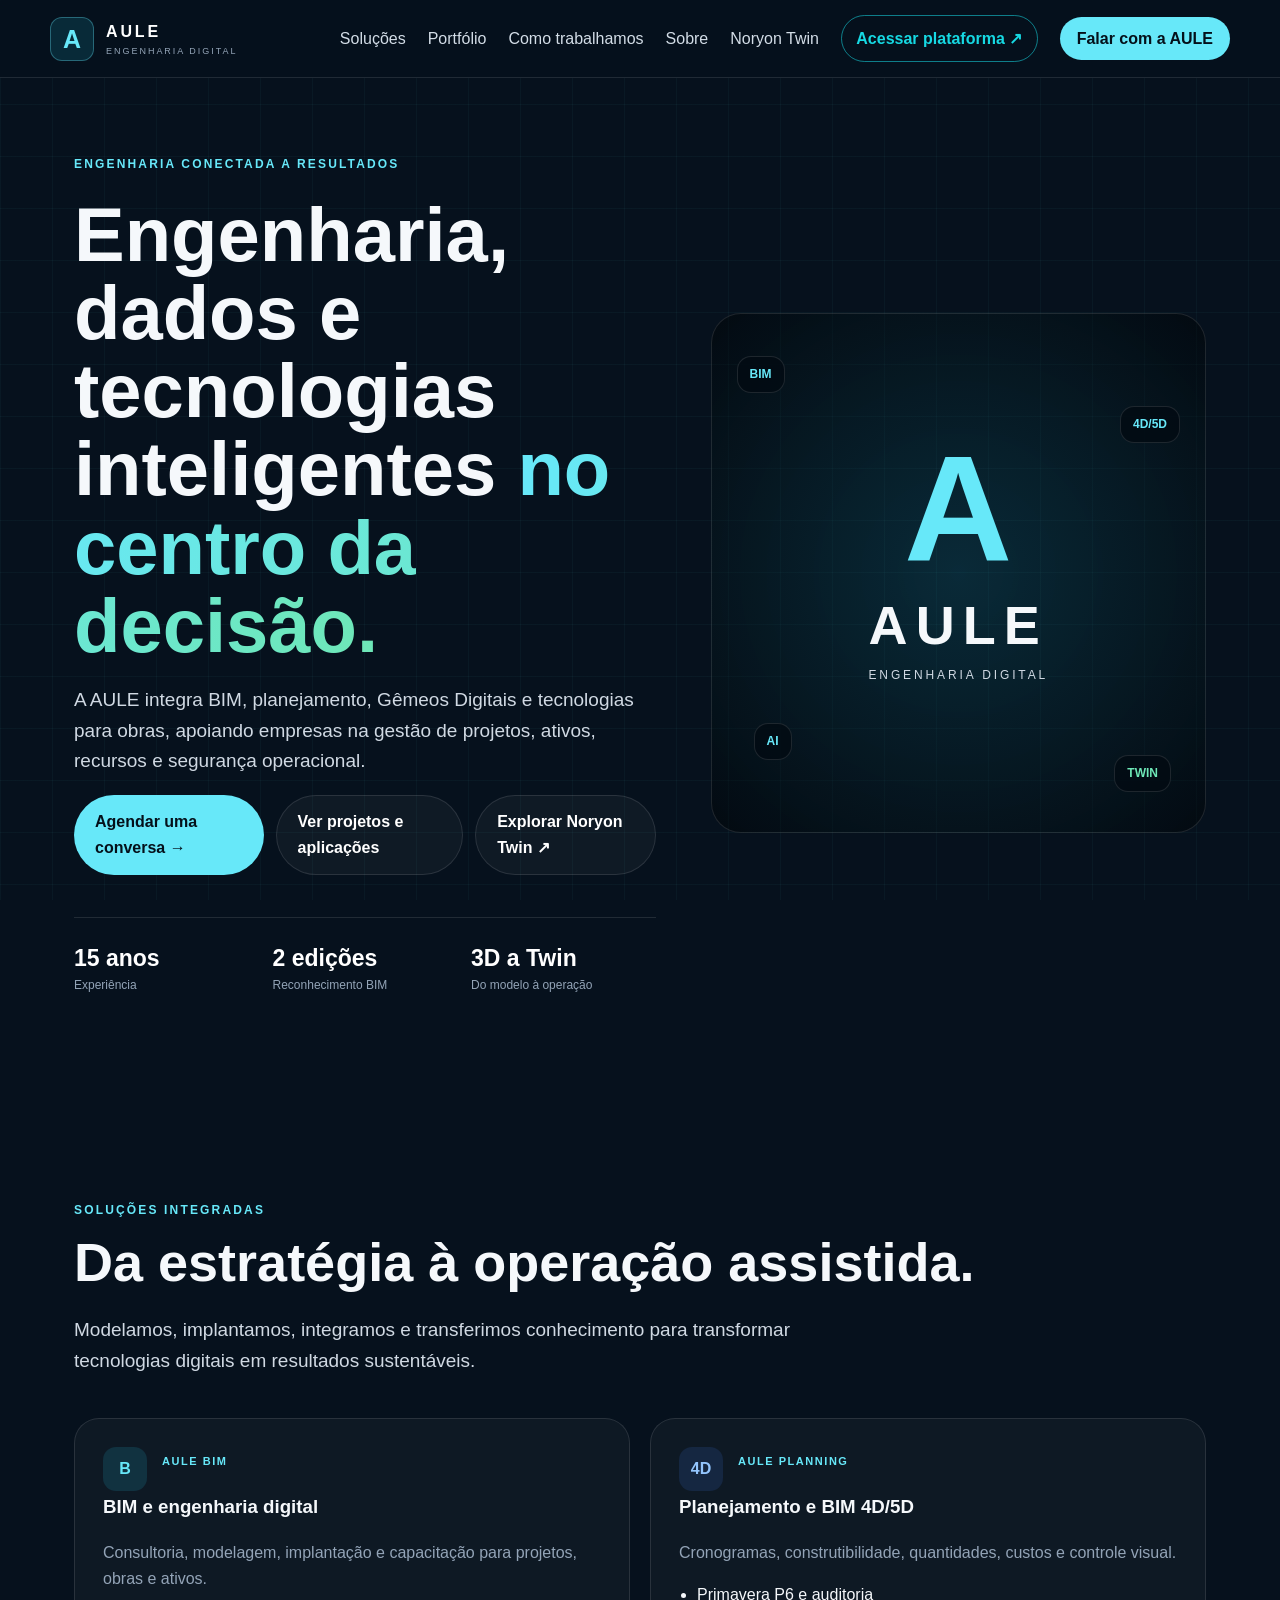
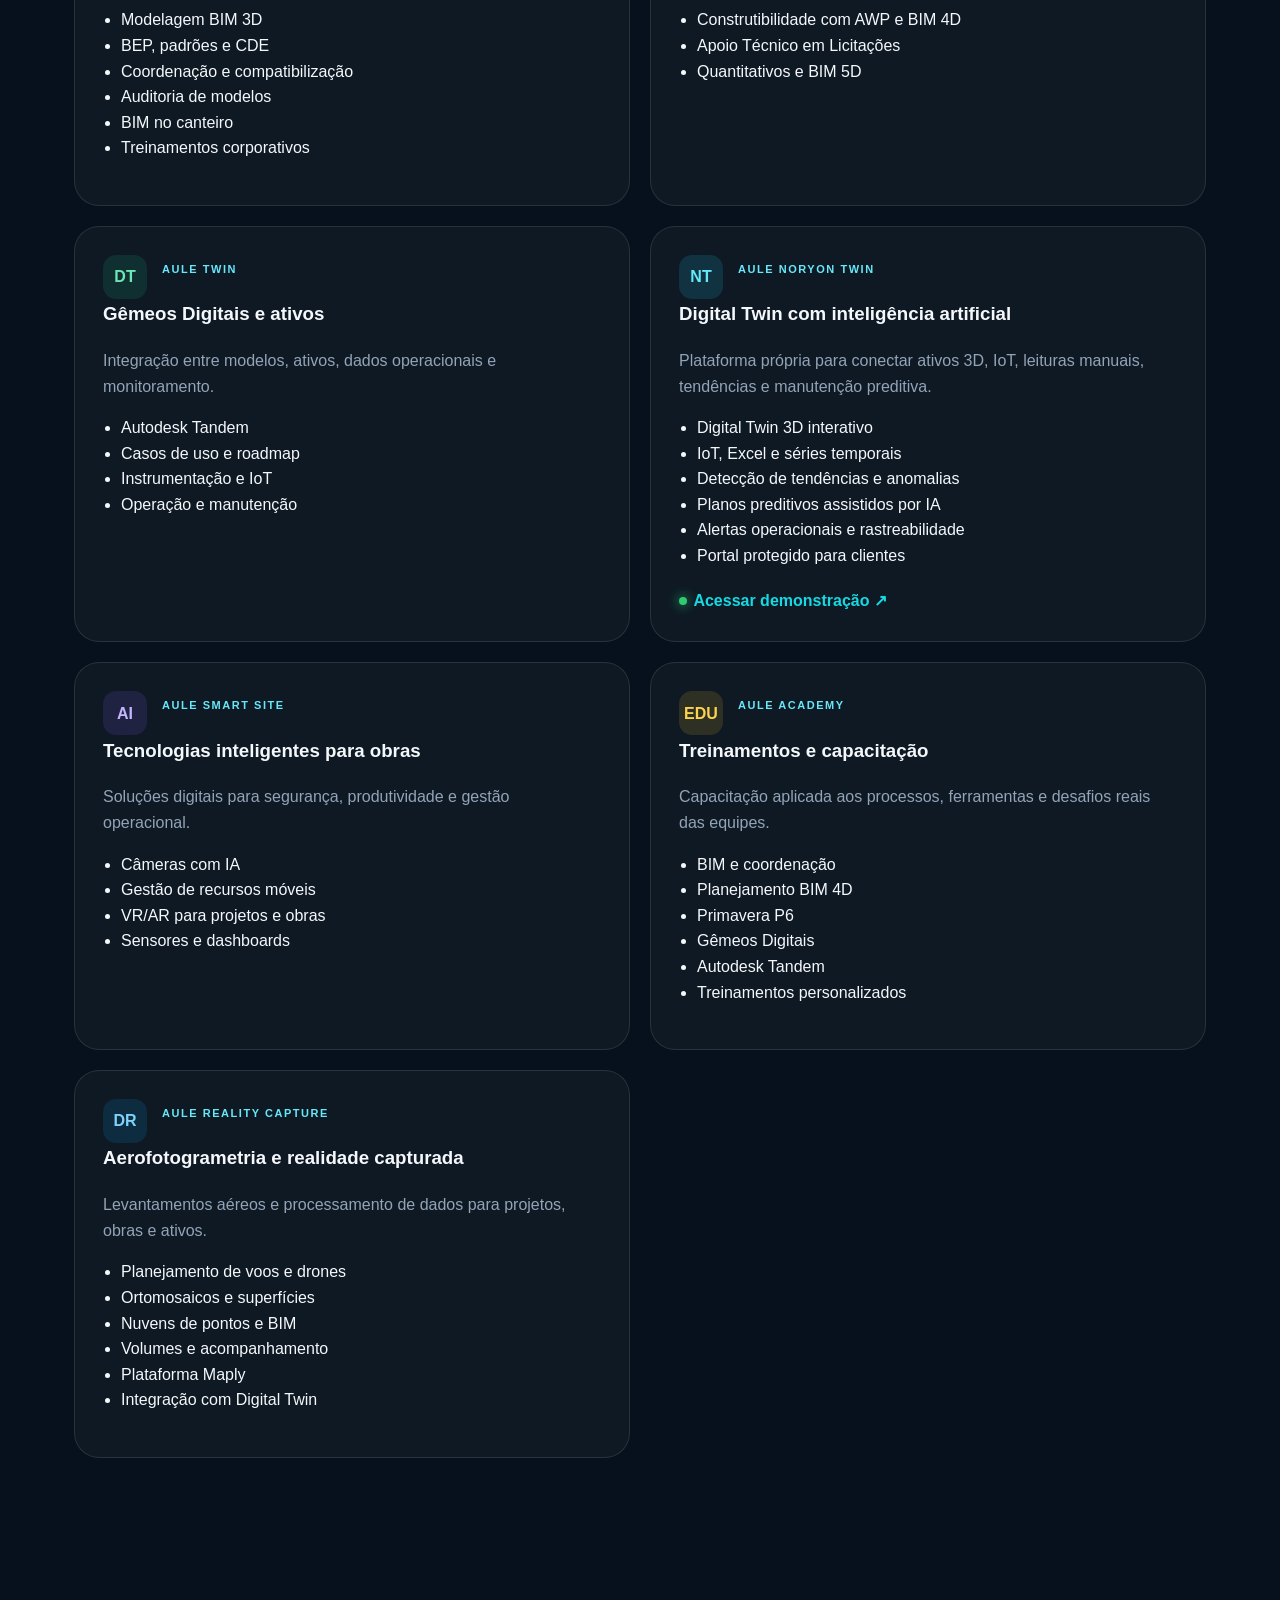
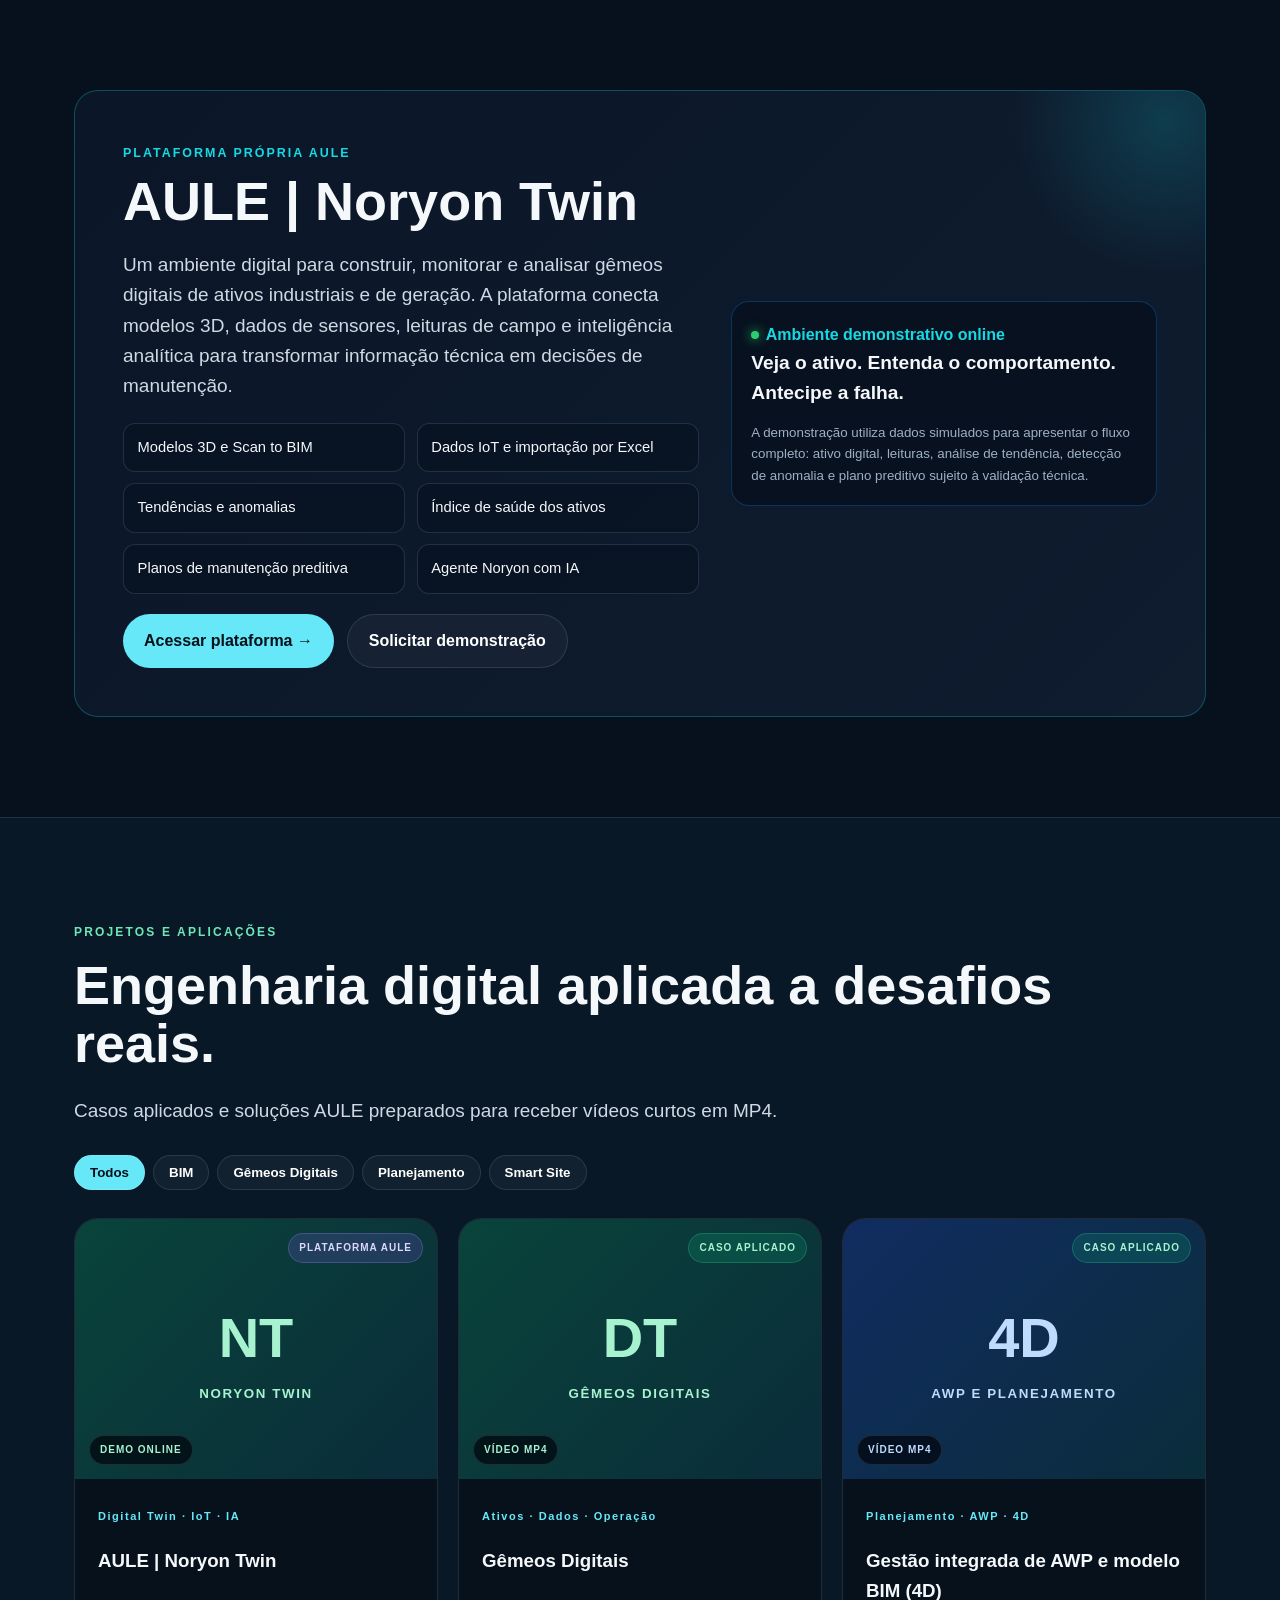
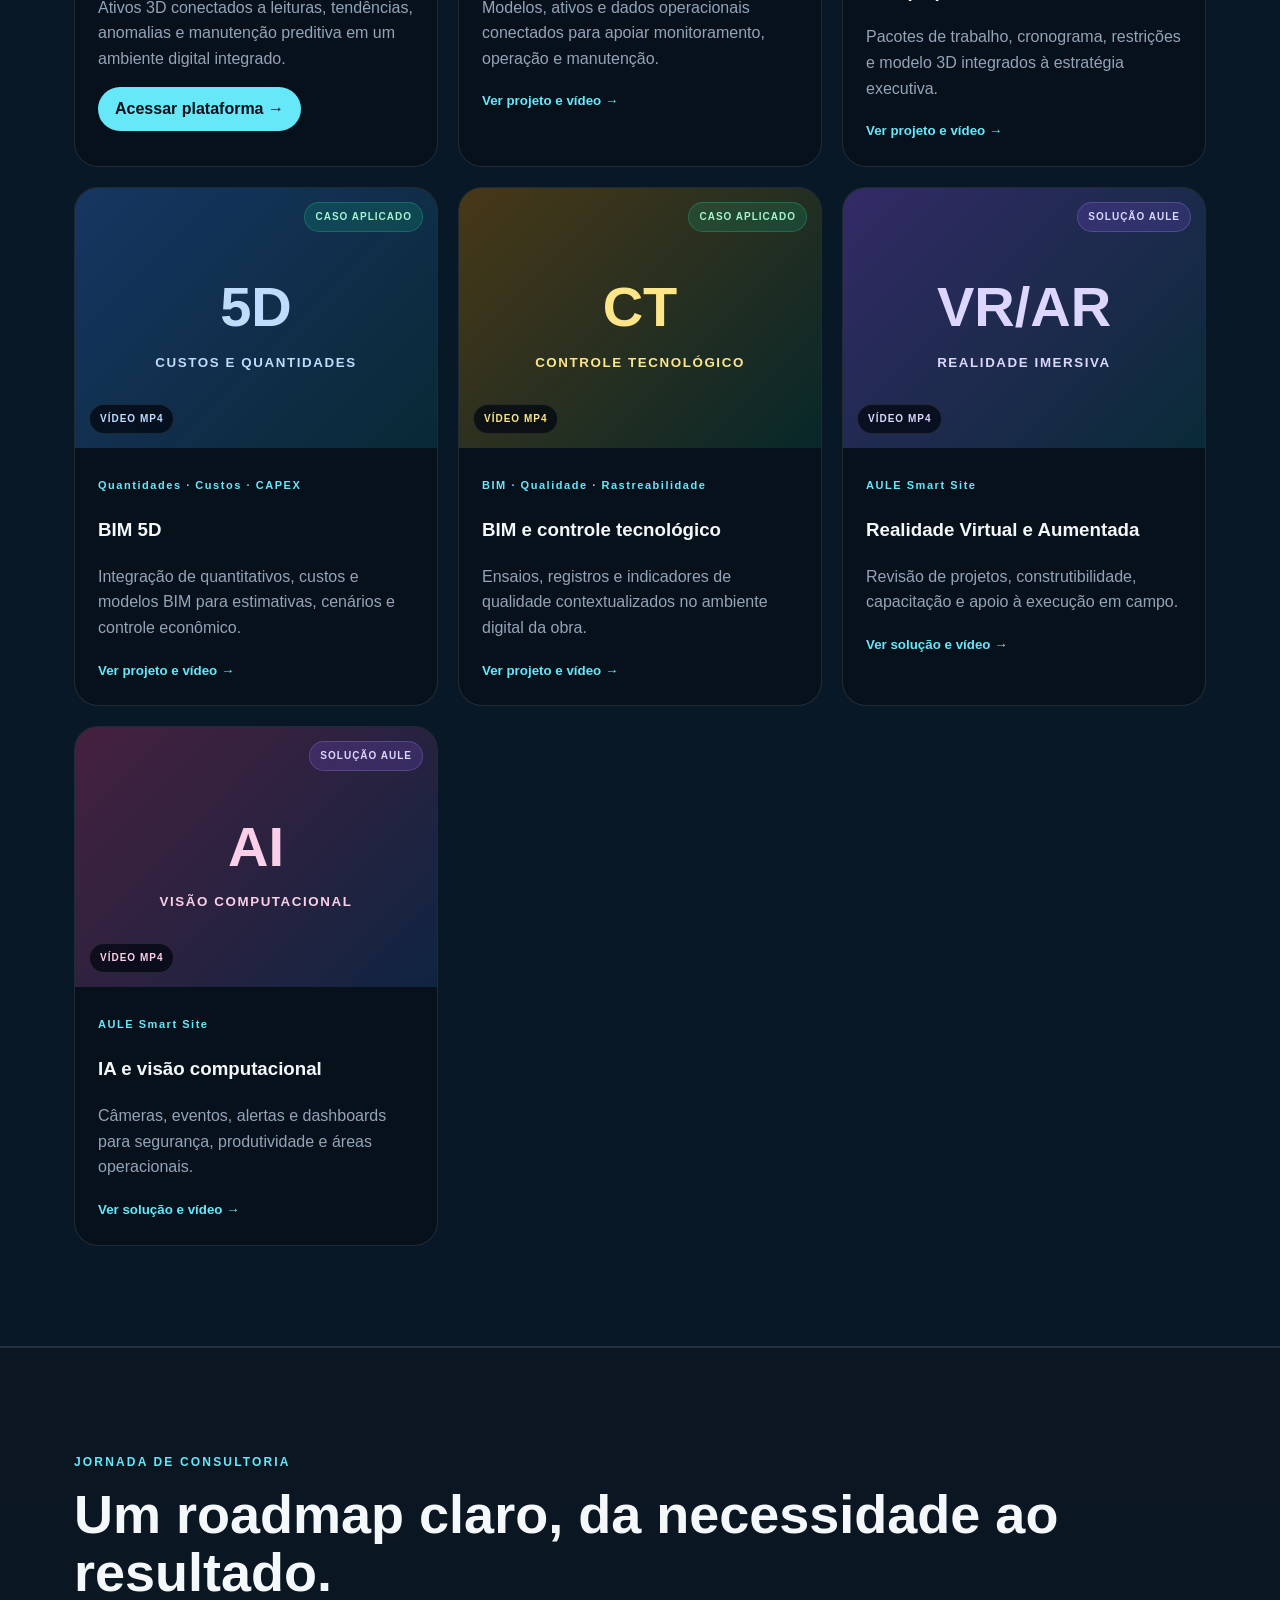
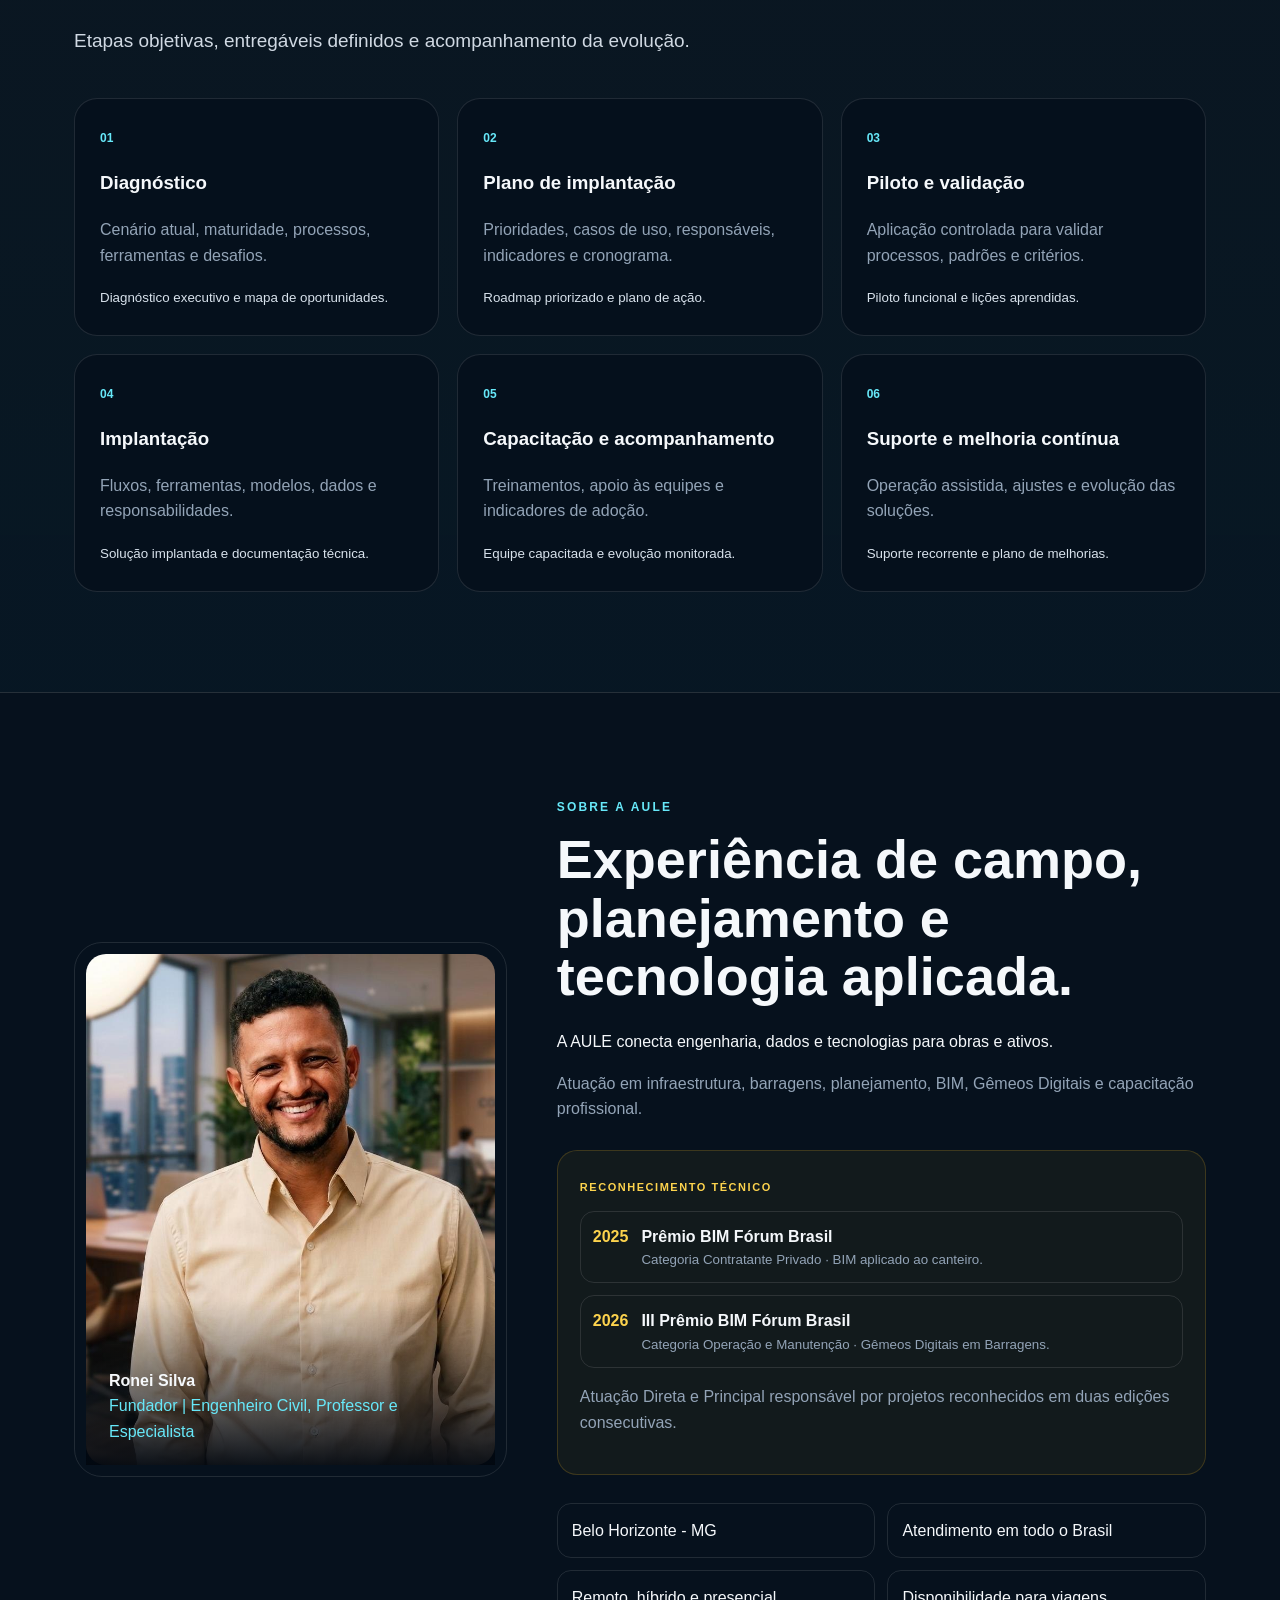
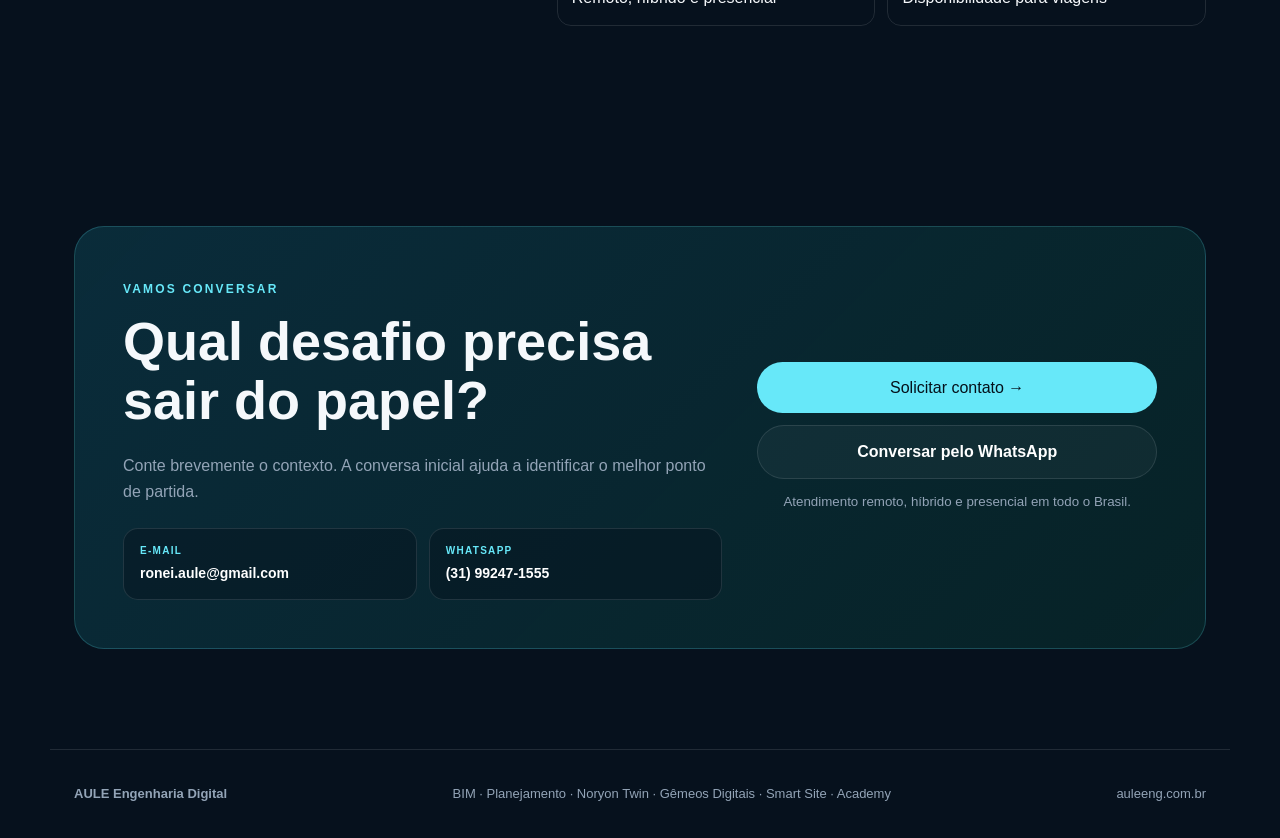
<file: index.html>
<!doctype html>
<html lang="pt-BR"><head>
  <!-- Google tag (gtag.js) -->
  <script async src="https://www.googletagmanager.com/gtag/js?id=AW-18553711256"></script>
  <script>
    window.dataLayer = window.dataLayer || [];
    function gtag(){dataLayer.push(arguments);}
    gtag('js', new Date());
    gtag('config', 'AW-18553711256');
  </script>
<meta charset="utf-8"><meta name="viewport" content="width=device-width,initial-scale=1"><title>AULE Engenharia Digital | BIM, Planejamento e Noryon Twin</title><meta name="description" content="BIM, planejamento, Gêmeos Digitais, Noryon Twin, inteligência artificial, IoT e tecnologias para obras e ativos."><link rel="stylesheet" href="styles.css"><script defer src="script.js"></script><style>
.noryon-nav{display:inline-flex;align-items:center;gap:.45rem;border:1px solid rgba(22,217,227,.55);color:#16d9e3!important;padding:.58rem .9rem;border-radius:999px;font-weight:700;text-decoration:none;white-space:nowrap}.noryon-nav:hover{background:rgba(22,217,227,.1)}
.noryon-feature{margin-top:2rem;padding:clamp(1.5rem,4vw,3rem);border:1px solid rgba(22,217,227,.28);border-radius:24px;background:linear-gradient(135deg,rgba(11,23,40,.98),rgba(16,30,49,.94));display:grid;grid-template-columns:1.15fr .85fr;gap:2rem;align-items:center;overflow:hidden;position:relative}.noryon-feature:after{content:"";position:absolute;width:320px;height:320px;border-radius:50%;right:-120px;top:-130px;background:radial-gradient(circle,rgba(22,217,227,.18),transparent 68%);pointer-events:none}.noryon-feature h2{margin:.5rem 0 1rem}.noryon-feature p{max-width:760px}.noryon-kicker{color:#16d9e3;font-size:.78rem;letter-spacing:.16em;font-weight:800}.noryon-list{display:grid;grid-template-columns:repeat(2,minmax(0,1fr));gap:.7rem;margin:1.3rem 0}.noryon-list span{padding:.75rem .85rem;border:1px solid rgba(159,176,197,.18);border-radius:12px;background:rgba(7,17,31,.55);font-size:.92rem}.noryon-panel{position:relative;z-index:1;padding:1.2rem;border:1px solid rgba(22,139,255,.28);border-radius:18px;background:#07111f}.noryon-panel strong{display:block;color:#f5f7fa;font-size:1.2rem;margin-bottom:.8rem}.noryon-panel small{display:block;color:#9fb0c5;line-height:1.6}.noryon-cta{display:flex;gap:.8rem;flex-wrap:wrap;margin-top:1.2rem}.noryon-cta a{text-decoration:none}.platform-badge{display:inline-flex;align-items:center;gap:.4rem;color:#16d9e3;font-weight:800}.platform-badge:before{content:"";width:8px;height:8px;border-radius:50%;background:#2ecc71;box-shadow:0 0 12px #2ecc71}
@media(max-width:900px){.noryon-feature{grid-template-columns:1fr}.noryon-list{grid-template-columns:1fr}.noryon-nav{padding:.45rem .65rem;font-size:.8rem}}
</style></head><body>
<header><a class="brand" href="#inicio"><span class="mark">A</span><span><b>AULE</b><small>ENGENHARIA DIGITAL</small></span></a><button id="menu">☰</button><nav><a href="#solucoes">Soluções</a><a href="#portfolio">Portfólio</a><a href="#roadmap">Como trabalhamos</a><a href="#sobre">Sobre</a><a href="#noryon">Noryon Twin</a><a class="noryon-nav" href="https://twyn.auleeng.com.br/" target="_blank" rel="noopener noreferrer">Acessar plataforma ↗</a><a class="pill small" href="#contato">Falar com a AULE</a></nav></header>
<main>
<section id="inicio" class="wrap hero"><div><span class="tag">Engenharia conectada a resultados</span><h1>Engenharia, dados e tecnologias inteligentes <em>no centro da decisão.</em></h1><p>A AULE integra BIM, planejamento, Gêmeos Digitais e tecnologias para obras, apoiando empresas na gestão de projetos, ativos, recursos e segurança operacional.</p><div class="actions"><a class="pill" href="#contato">Agendar uma conversa →</a><a class="ghost" href="#portfolio">Ver projetos e aplicações</a><a class="ghost" href="https://twyn.auleeng.com.br/" target="_blank" rel="noopener noreferrer">Explorar Noryon Twin ↗</a></div><div class="stats"><span><b>15 anos</b>Experiência</span><span><b>2 edições</b>Reconhecimento BIM</span><span><b>3D a Twin</b>Do modelo à operação</span></div></div><div class="hero-art"><div class="orbit o1">BIM</div><div class="orbit o2">4D/5D</div><div class="orbit o3">AI</div><div class="orbit o4">TWIN</div><div class="core"><div class="big-a">A</div><h2>AULE</h2><p>ENGENHARIA DIGITAL</p></div></div></section>
<section id="solucoes" class="wrap"><span class="tag">Soluções integradas</span><h2>Da estratégia à operação assistida.</h2><p class="lead">Modelamos, implantamos, integramos e transferimos conhecimento para transformar tecnologias digitais em resultados sustentáveis.</p><div class="grid services">
<article><span class="icon cyan">B</span><i>AULE BIM</i><h3>BIM e engenharia digital</h3><p>Consultoria, modelagem, implantação e capacitação para projetos, obras e ativos.</p><ul><li>Modelagem BIM 3D</li><li>BEP, padrões e CDE</li><li>Coordenação e compatibilização</li><li>Auditoria de modelos</li><li>BIM no canteiro</li><li>Treinamentos corporativos</li></ul></article>
<article><span class="icon blue">4D</span><i>AULE PLANNING</i><h3>Planejamento e BIM 4D/5D</h3><p>Cronogramas, construtibilidade, quantidades, custos e controle visual.</p><ul><li>Primavera P6 e auditoria</li><li>Construtibilidade com AWP e BIM 4D</li><li>Apoio Técnico em Licitações</li><li>Quantitativos e BIM 5D</li></ul></article>
<article><span class="icon green">DT</span><i>AULE TWIN</i><h3>Gêmeos Digitais e ativos</h3><p>Integração entre modelos, ativos, dados operacionais e monitoramento.</p><ul><li>Autodesk Tandem</li><li>Casos de uso e roadmap</li><li>Instrumentação e IoT</li><li>Operação e manutenção</li></ul></article>
<article><span class="icon cyan">NT</span><i>AULE NORYON TWIN</i><h3>Digital Twin com inteligência artificial</h3><p>Plataforma própria para conectar ativos 3D, IoT, leituras manuais, tendências e manutenção preditiva.</p><ul><li>Digital Twin 3D interativo</li><li>IoT, Excel e séries temporais</li><li>Detecção de tendências e anomalias</li><li>Planos preditivos assistidos por IA</li><li>Alertas operacionais e rastreabilidade</li><li>Portal protegido para clientes</li></ul><div class="noryon-cta"><a class="platform-badge" href="https://twyn.auleeng.com.br/" target="_blank" rel="noopener noreferrer">Acessar demonstração ↗</a></div></article>
<article><span class="icon purple">AI</span><i>AULE SMART SITE</i><h3>Tecnologias inteligentes para obras</h3><p>Soluções digitais para segurança, produtividade e gestão operacional.</p><ul><li>Câmeras com IA</li><li>Gestão de recursos móveis</li><li>VR/AR para projetos e obras</li><li>Sensores e dashboards</li></ul></article>
<article><span class="icon academy">EDU</span><i>AULE ACADEMY</i><h3>Treinamentos e capacitação</h3><p>Capacitação aplicada aos processos, ferramentas e desafios reais das equipes.</p><ul><li>BIM e coordenação</li><li>Planejamento BIM 4D</li><li>Primavera P6</li><li>Gêmeos Digitais</li><li>Autodesk Tandem</li><li>Treinamentos personalizados</li></ul></article>
<article><span class="icon aero">DR</span><i>AULE REALITY CAPTURE</i><h3>Aerofotogrametria e realidade capturada</h3><p>Levantamentos aéreos e processamento de dados para projetos, obras e ativos.</p><ul><li>Planejamento de voos e drones</li><li>Ortomosaicos e superfícies</li><li>Nuvens de pontos e BIM</li><li>Volumes e acompanhamento</li><li>Plataforma Maply</li><li>Integração com Digital Twin</li></ul></article>
</div></section>
<section id="noryon" class="wrap"><div class="noryon-feature"><div><span class="noryon-kicker">PLATAFORMA PRÓPRIA AULE</span><h2>AULE | Noryon Twin</h2><p class="lead">Um ambiente digital para construir, monitorar e analisar gêmeos digitais de ativos industriais e de geração. A plataforma conecta modelos 3D, dados de sensores, leituras de campo e inteligência analítica para transformar informação técnica em decisões de manutenção.</p><div class="noryon-list"><span>Modelos 3D e Scan to BIM</span><span>Dados IoT e importação por Excel</span><span>Tendências e anomalias</span><span>Índice de saúde dos ativos</span><span>Planos de manutenção preditiva</span><span>Agente Noryon com IA</span></div><div class="noryon-cta"><a class="pill" href="https://twyn.auleeng.com.br/" target="_blank" rel="noopener noreferrer">Acessar plataforma →</a><a class="ghost" href="#contato">Solicitar demonstração</a></div></div><div class="noryon-panel"><span class="platform-badge">Ambiente demonstrativo online</span><strong>Veja o ativo. Entenda o comportamento. Antecipe a falha.</strong><small>A demonstração utiliza dados simulados para apresentar o fluxo completo: ativo digital, leituras, análise de tendência, detecção de anomalia e plano preditivo sujeito à validação técnica.</small></div></div></section>
<section id="portfolio" class="portfolio"><div class="wrap"><span class="tag green-text">Projetos e aplicações</span><h2>Engenharia digital aplicada a desafios reais.</h2><p class="lead">Casos aplicados e soluções AULE preparados para receber vídeos curtos em MP4.</p><div class="filters"><button class="active" data-filter="all">Todos</button><button data-filter="bim">BIM</button><button data-filter="twin">Gêmeos Digitais</button><button data-filter="planning">Planejamento</button><button data-filter="smart">Smart Site</button></div><div class="grid cases">
<article data-cat="twin"><div class="cover twin"><span class="badge solution">Plataforma AULE</span><b>NT</b><small>NORYON TWIN</small><span class="video-status">Demo online</span></div><div class="body"><i>Digital Twin · IoT · IA</i><h3>AULE | Noryon Twin</h3><p>Ativos 3D conectados a leituras, tendências, anomalias e manutenção preditiva em um ambiente digital integrado.</p><a class="pill small" href="https://twyn.auleeng.com.br/" target="_blank" rel="noopener noreferrer">Acessar plataforma →</a></div></article>

<article data-cat="twin"><div class="cover twin"><span class="badge applied">Caso aplicado</span><b>DT</b><small>GÊMEOS DIGITAIS</small><span class="video-status">Vídeo MP4</span></div><div class="body"><i>Ativos · Dados · Operação</i><h3>Gêmeos Digitais</h3><p>Modelos, ativos e dados operacionais conectados para apoiar monitoramento, operação e manutenção.</p><button data-modal="digital-twin">Ver projeto e vídeo →</button></div></article>
<article data-cat="planning"><div class="cover fourd"><span class="badge applied">Caso aplicado</span><b>4D</b><small>AWP E PLANEJAMENTO</small><span class="video-status">Vídeo MP4</span></div><div class="body"><i>Planejamento · AWP · 4D</i><h3>Gestão integrada de AWP e modelo BIM (4D)</h3><p>Pacotes de trabalho, cronograma, restrições e modelo 3D integrados à estratégia executiva.</p><button data-modal="bim4d">Ver projeto e vídeo →</button></div></article>
<article data-cat="planning"><div class="cover cost"><span class="badge applied">Caso aplicado</span><b>5D</b><small>CUSTOS E QUANTIDADES</small><span class="video-status">Vídeo MP4</span></div><div class="body"><i>Quantidades · Custos · CAPEX</i><h3>BIM 5D</h3><p>Integração de quantitativos, custos e modelos BIM para estimativas, cenários e controle econômico.</p><button data-modal="bim5d">Ver projeto e vídeo →</button></div></article>
<article data-cat="bim"><div class="cover tech"><span class="badge applied">Caso aplicado</span><b>CT</b><small>CONTROLE TECNOLÓGICO</small><span class="video-status">Vídeo MP4</span></div><div class="body"><i>BIM · Qualidade · Rastreabilidade</i><h3>BIM e controle tecnológico</h3><p>Ensaios, registros e indicadores de qualidade contextualizados no ambiente digital da obra.</p><button data-modal="controle-tech">Ver projeto e vídeo →</button></div></article>
<article data-cat="smart"><div class="cover vr"><span class="badge solution">Solução AULE</span><b>VR/AR</b><small>REALIDADE IMERSIVA</small><span class="video-status">Vídeo MP4</span></div><div class="body"><i>AULE Smart Site</i><h3>Realidade Virtual e Aumentada</h3><p>Revisão de projetos, construtibilidade, capacitação e apoio à execução em campo.</p><button data-modal="vr-ar">Ver solução e vídeo →</button></div></article>
<article data-cat="smart"><div class="cover ai"><span class="badge solution">Solução AULE</span><b>AI</b><small>VISÃO COMPUTACIONAL</small><span class="video-status">Vídeo MP4</span></div><div class="body"><i>AULE Smart Site</i><h3>IA e visão computacional</h3><p>Câmeras, eventos, alertas e dashboards para segurança, produtividade e áreas operacionais.</p><button data-modal="visao-computacional">Ver solução e vídeo →</button></div></article>
</div></div></section>
<section id="roadmap" class="roadmap-section"><div class="wrap"><span class="tag">Jornada de consultoria</span><h2>Um roadmap claro, da necessidade ao resultado.</h2><p class="lead">Etapas objetivas, entregáveis definidos e acompanhamento da evolução.</p><div class="roadmap-line"><article><span>01</span><h3>Diagnóstico</h3><p>Cenário atual, maturidade, processos, ferramentas e desafios.</p><small>Diagnóstico executivo e mapa de oportunidades.</small></article><article><span>02</span><h3>Plano de implantação</h3><p>Prioridades, casos de uso, responsáveis, indicadores e cronograma.</p><small>Roadmap priorizado e plano de ação.</small></article><article><span>03</span><h3>Piloto e validação</h3><p>Aplicação controlada para validar processos, padrões e critérios.</p><small>Piloto funcional e lições aprendidas.</small></article><article><span>04</span><h3>Implantação</h3><p>Fluxos, ferramentas, modelos, dados e responsabilidades.</p><small>Solução implantada e documentação técnica.</small></article><article><span>05</span><h3>Capacitação e acompanhamento</h3><p>Treinamentos, apoio às equipes e indicadores de adoção.</p><small>Equipe capacitada e evolução monitorada.</small></article><article><span>06</span><h3>Suporte e melhoria contínua</h3><p>Operação assistida, ajustes e evolução das soluções.</p><small>Suporte recorrente e plano de melhorias.</small></article></div></div></section>
<section id="sobre" class="wrap about"><div class="photo"><img src="assets/images/ronei-profile.jpg" alt="Retrato profissional do fundador da AULE"><div><b>Ronei Silva</b><span>Fundador | Engenheiro Civil, Professor e Especialista</span></div></div><div><span class="tag">Sobre a AULE</span><h2>Experiência de campo, planejamento e tecnologia aplicada.</h2><p>A AULE conecta engenharia, dados e tecnologias para obras e ativos.</p><p class="muted">Atuação em infraestrutura, barragens, planejamento, BIM, Gêmeos Digitais e capacitação profissional.</p><div class="recognition"><span>Reconhecimento técnico</span><article><b>2025</b><div><strong>Prêmio BIM Fórum Brasil</strong><small>Categoria Contratante Privado · BIM aplicado ao canteiro.</small></div></article><article><b>2026</b><div><strong>III Prêmio BIM Fórum Brasil</strong><small>Categoria Operação e Manutenção · Gêmeos Digitais em Barragens.</small></div></article><p>Atuação Direta e Principal responsável por projetos reconhecidos em duas edições consecutivas.</p></div><div class="facts"><span>Belo Horizonte - MG</span><span>Atendimento em todo o Brasil</span><span>Remoto, híbrido e presencial</span><span>Disponibilidade para viagens</span></div></div></section>
<section id="contato" class="wrap"><div class="contact"><div><span class="tag">Vamos conversar</span><h2>Qual desafio precisa sair do papel?</h2><p>Conte brevemente o contexto. A conversa inicial ajuda a identificar o melhor ponto de partida.</p><div class="contact-details"><a href="mailto:ronei.aule@gmail.com"><span>E-mail</span><strong>ronei.aule@gmail.com</strong></a><a target="_blank" rel="noopener" href="https://wa.me/5531992471555"><span>WhatsApp</span><strong>(31) 99247-1555</strong></a></div></div><div class="contact-actions"><button class="pill contact-open" type="button">Solicitar contato →</button><a class="ghost" target="_blank" rel="noopener" href="https://wa.me/5531992471555">Conversar pelo WhatsApp</a><small>Atendimento remoto, híbrido e presencial em todo o Brasil.</small></div></div></section>
</main><footer><b>AULE Engenharia Digital</b><span>BIM · Planejamento · Noryon Twin · Gêmeos Digitais · Smart Site · Academy</span><span>auleeng.com.br</span></footer>
<div class="modal" id="digital-twin"><div class="modal-card"><button class="close">×</button><div class="modal-head"><span>PORTFÓLIO AULE</span><h2>Gêmeos Digitais</h2></div><div class="modal-grid"><div><p>Um Gêmeo Digital conecta o modelo do ativo a informações técnicas e dados operacionais. A solução organiza o contexto do empreendimento e facilita consultas, monitoramento e decisões ao longo do ciclo de vida.</p><div class="chips"><span>BIM</span><span>Engenharia digital</span><span>Integração</span></div></div><div class="local-video"><video controls preload="metadata" playsinline><source src="assets/videos/gemeos-digitais.mp4" type="video/mp4">Seu navegador não suporta MP4.</video></div></div></div></div><div class="modal" id="bim4d"><div class="modal-card"><button class="close">×</button><div class="modal-head"><span>PORTFÓLIO AULE</span><h2>Gestão integrada de AWP e modelo BIM (4D)</h2></div><div class="modal-grid"><div><p>A integração entre AWP, cronograma e modelo BIM permite visualizar a estratégia construtiva no tempo. Pacotes de trabalho, atividades e restrições ganham contexto espacial para apoiar planejamento e execução.</p><div class="chips"><span>BIM</span><span>Engenharia digital</span><span>Integração</span></div></div><div class="local-video"><video controls preload="metadata" playsinline><source src="assets/videos/awp-bim-4d.mp4" type="video/mp4">Seu navegador não suporta MP4.</video></div></div></div></div><div class="modal" id="bim5d"><div class="modal-card"><button class="close">×</button><div class="modal-head"><span>PORTFÓLIO AULE</span><h2>BIM 5D</h2></div><div class="modal-grid"><div><p>O BIM 5D conecta elementos do modelo a quantitativos e custos. A solução apoia estimativas, comparação de cenários e acompanhamento econômico com maior rastreabilidade das informações.</p><div class="chips"><span>BIM</span><span>Engenharia digital</span><span>Integração</span></div></div><div class="local-video"><video controls preload="metadata" playsinline><source src="assets/videos/bim-5d.mp4" type="video/mp4">Seu navegador não suporta MP4.</video></div></div></div></div><div class="modal" id="controle-tech"><div class="modal-card"><button class="close">×</button><div class="modal-head"><span>PORTFÓLIO AULE</span><h2>BIM e controle tecnológico</h2></div><div class="modal-grid"><div><p>A solução associa ensaios, registros e indicadores de qualidade aos elementos e locais correspondentes no modelo BIM. Isso facilita rastreabilidade, consulta e análise do controle tecnológico.</p><div class="chips"><span>BIM</span><span>Engenharia digital</span><span>Integração</span></div></div><div class="local-video"><video controls preload="metadata" playsinline><source src="assets/videos/bim-controle-tecnologico.mp4" type="video/mp4">Seu navegador não suporta MP4.</video></div></div></div></div><div class="modal" id="vr-ar"><div class="modal-card"><button class="close">×</button><div class="modal-head"><span>PORTFÓLIO AULE</span><h2>Realidade Virtual e Aumentada</h2></div><div class="modal-grid"><div><p>VR e AR permitem explorar modelos em escala imersiva ou sobrepostos ao ambiente real. A aplicação apoia revisão de projetos, construtibilidade, treinamento e comunicação com as equipes.</p><div class="chips"><span>BIM</span><span>Engenharia digital</span><span>Integração</span></div></div><div class="local-video"><video controls preload="metadata" playsinline><source src="assets/videos/vr-ar.mp4" type="video/mp4">Seu navegador não suporta MP4.</video></div></div></div></div><div class="modal" id="visao-computacional"><div class="modal-card"><button class="close">×</button><div class="modal-head"><span>PORTFÓLIO AULE</span><h2>IA e visão computacional</h2></div><div class="modal-grid"><div><p>A visão computacional interpreta imagens de câmeras para identificar eventos de interesse e apoiar o monitoramento. Alertas e dashboards transformam registros visuais em informação útil para segurança e operação.</p><div class="chips"><span>BIM</span><span>Engenharia digital</span><span>Integração</span></div></div><div class="local-video"><video controls preload="metadata" playsinline><source src="assets/videos/visao-computacional.mp4" type="video/mp4">Seu navegador não suporta MP4.</video></div></div></div></div><div class="contact-modal" id="contact-modal" aria-hidden="true"><div class="contact-modal-card" role="dialog" aria-modal="true" aria-labelledby="contact-title"><button class="contact-close" type="button" aria-label="Fechar formulário">×</button><span class="tag">Solicitar contato</span><h2 id="contact-title">Vamos entender seu desafio.</h2><p>Preencha os campos abaixo. Ao enviar, uma mensagem será preparada no WhatsApp da AULE.</p><form id="contact-form"><div class="form-grid"><label>Nome completo<input type="text" id="lead-name" name="name" autocomplete="name" required placeholder="Seu nome"></label><label>E-mail profissional<input type="email" id="lead-email" name="email" autocomplete="email" required placeholder="nome@empresa.com.br"></label><label>Empresa<input type="text" id="lead-company" name="company" autocomplete="organization" required placeholder="Nome da empresa"></label><label>Área de interesse<select id="lead-interest" name="interest" required><option value="">Selecione uma opção</option><option>AULE BIM</option><option>AULE Planning | 4D e 5D</option><option>AULE Twin | Gêmeos Digitais</option><option>AULE Noryon Twin | Digital Twin e manutenção preditiva</option><option>AULE Smart Site | IA, VR/AR e IoT</option><option>AULE Academy | Treinamentos</option><option>AULE Reality Capture | Aerofotogrametria</option><option>Diagnóstico de Engenharia Digital</option><option>Outro</option></select></label><label class="form-full">Objetivo ou desafio<textarea id="lead-objective" name="objective" required rows="5" placeholder="Descreva brevemente o projeto, a necessidade ou o resultado esperado."></textarea></label></div><label class="privacy-check"><input type="checkbox" id="lead-consent" required><span>Autorizo o uso destas informações exclusivamente para retorno sobre esta solicitação.</span></label><div class="form-actions"><button class="pill" type="submit">Enviar solicitação pelo WhatsApp →</button><a class="ghost" href="mailto:ronei.aule@gmail.com?subject=Solicitação de contato pelo site AULE">Prefiro enviar por e-mail</a></div><p class="form-note">O site não armazena os dados preenchidos. A mensagem será aberta no WhatsApp para sua revisão antes do envio.</p></form></div></div></body></html>
</file>
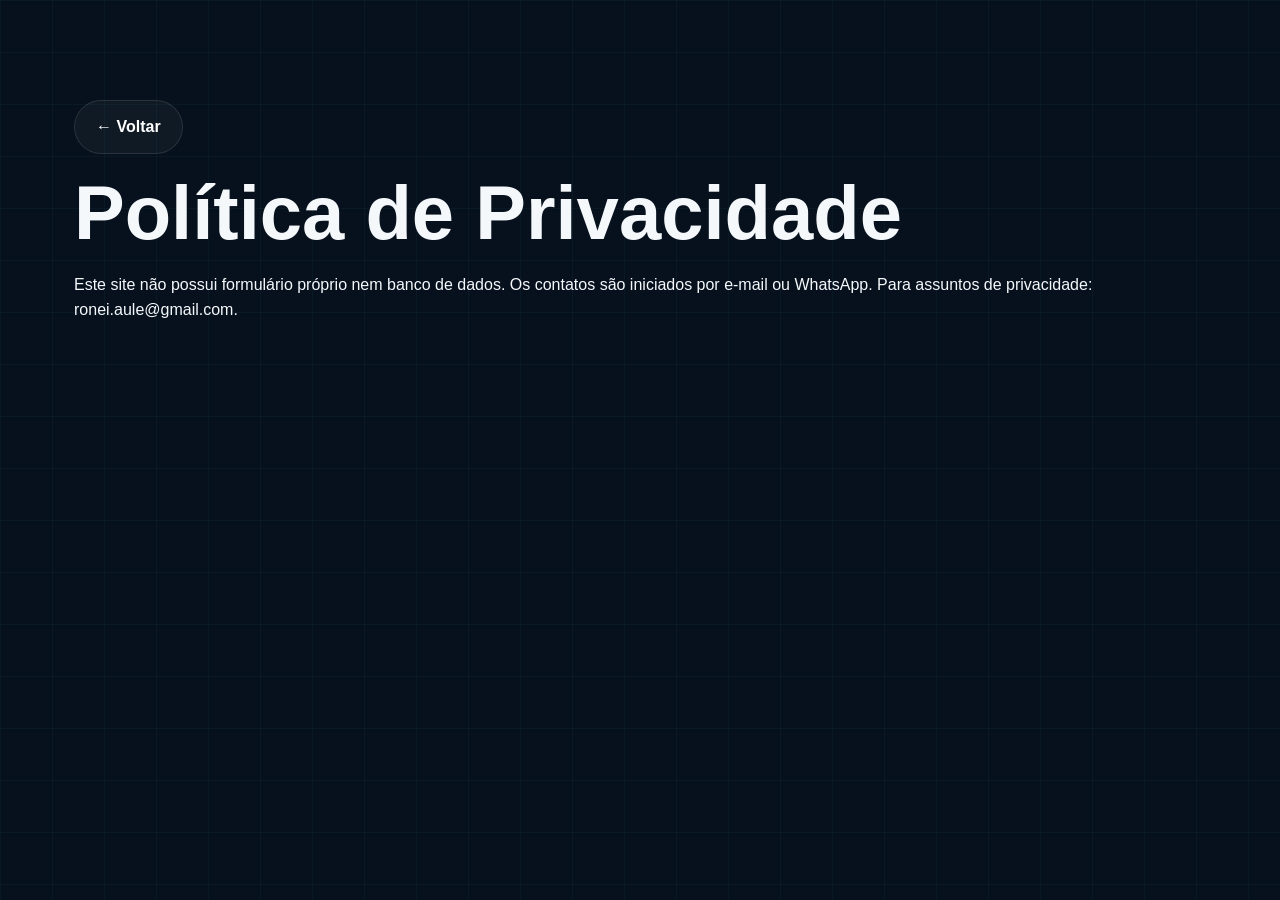
<file: privacy.html>
<!doctype html><html lang="pt-BR"><head><meta charset="utf-8"><meta name="viewport" content="width=device-width,initial-scale=1"><link rel="stylesheet" href="styles.css"><title>Privacidade | AULE</title></head><body><main class="wrap"><a class="ghost" href="index.html">← Voltar</a><h1>Política de Privacidade</h1><p>Este site não possui formulário próprio nem banco de dados. Os contatos são iniciados por e-mail ou WhatsApp. Para assuntos de privacidade: ronei.aule@gmail.com.</p></main></body></html>
</file>
<file: styles.css>
:root{--bg:#06111d;--panel:#091827;--cyan:#67e8f9;--green:#6ee7b7;--muted:#93a4b7;--line:rgba(255,255,255,.11)}*{box-sizing:border-box}html{scroll-behavior:smooth}body{margin:0;background:var(--bg);color:#f5f8fb;font-family:Segoe UI,Arial,sans-serif;line-height:1.6}body:before{content:"";position:fixed;inset:0;pointer-events:none;background-image:linear-gradient(rgba(103,232,249,.04) 1px,transparent 1px),linear-gradient(90deg,rgba(103,232,249,.04) 1px,transparent 1px);background-size:52px 52px}header{position:fixed;z-index:20;inset:0 0 auto;height:78px;display:flex;align-items:center;justify-content:space-between;padding:0 max(20px,calc((100vw - 1180px)/2));background:rgba(6,17,29,.92);border-bottom:1px solid var(--line);backdrop-filter:blur(16px)}.brand{display:flex;gap:12px;align-items:center;color:white;text-decoration:none}.brand span:last-child{display:flex;flex-direction:column}.brand b{letter-spacing:.18em}.brand small{font-size:9px;letter-spacing:.22em;color:var(--muted)}.mark{display:grid;place-items:center;width:44px;height:44px;border-radius:12px;font-size:25px;font-weight:900;color:var(--cyan);background:#22d3ee22;border:1px solid #67e8f955}nav{display:flex;align-items:center;gap:22px}nav a{color:#d3dde7;text-decoration:none}#menu{display:none;background:none;border:1px solid var(--line);color:white;border-radius:10px;padding:8px}.wrap{position:relative;max-width:1180px;margin:auto;padding:100px 24px}.hero{min-height:790px;padding-top:150px;display:grid;grid-template-columns:1.08fr .92fr;gap:55px;align-items:center}h1{font-size:clamp(48px,6vw,76px);line-height:1.03;margin:20px 0}h1 em{font-style:normal;background:linear-gradient(90deg,var(--cyan),var(--green));-webkit-background-clip:text;color:transparent}h2{font-size:clamp(36px,4.5vw,54px);line-height:1.08;margin:12px 0 24px}.hero p,.lead{font-size:19px;color:#d0d9e3;max-width:760px}.tag{color:var(--cyan);font-size:12px;font-weight:900;letter-spacing:.18em;text-transform:uppercase}.green-text{color:var(--green)}.actions{display:flex;gap:12px}.pill,.ghost{display:inline-flex;justify-content:center;align-items:center;padding:13px 21px;border-radius:999px;font-weight:800;text-decoration:none}.pill{background:var(--cyan);color:#04101a!important}.pill.small{padding:9px 17px}.ghost{border:1px solid var(--line);color:white;background:#ffffff0a}.stats{display:grid;grid-template-columns:repeat(3,1fr);gap:14px;margin-top:42px;padding-top:22px;border-top:1px solid var(--line)}.stats span{display:flex;flex-direction:column;font-size:12px;color:var(--muted)}.stats b{font-size:23px;color:white}.hero-art{position:relative;min-height:520px;display:grid;place-items:center;border:1px solid var(--line);border-radius:30px;background:radial-gradient(circle,#22d3ee22,#0006)}.core{text-align:center}.big-a{font-size:150px;line-height:.8;font-weight:900;color:var(--cyan)}.core h2{letter-spacing:.15em;margin:28px 0 0}.core p{font-size:12px;letter-spacing:.24em}.orbit{position:absolute;padding:8px 12px;border:1px solid var(--line);border-radius:14px;background:#030c14dd;font-size:12px;font-weight:900;color:var(--cyan)}.o1{left:25px;top:42px}.o2{right:25px;top:92px}.o3{left:42px;bottom:72px}.o4{right:34px;bottom:40px;color:var(--green)}.grid{display:grid}.services{grid-template-columns:repeat(2,1fr);gap:20px;margin-top:42px}.services article{padding:28px;border-radius:25px;border:1px solid var(--line);background:#ffffff09}.services i,.body i{font-style:normal;color:var(--cyan);font-size:11px;font-weight:900;letter-spacing:.14em}.services p,.body p,.muted{color:var(--muted)}.services ul{padding-left:18px}.icon{float:left;margin-right:15px;display:grid;place-items:center;width:44px;height:44px;border-radius:13px;font-weight:900}.cyan{background:#22d3ee22;color:#67e8f9}.blue{background:#3b82f622;color:#93c5fd}.green{background:#10b98122;color:#6ee7b7}.purple{background:#8b5cf622;color:#c4b5fd}.academy{background:#fbbf2422;color:#fcd34d}.aero{background:#0ea5e922;color:#7dd3fc}.portfolio{background:var(--panel);border-block:1px solid var(--line)}.filters{display:flex;gap:8px;flex-wrap:wrap;margin:28px 0}.filters button{padding:9px 15px;border:1px solid var(--line);border-radius:999px;background:#ffffff0a;color:white;font-weight:700}.filters .active{background:var(--cyan);color:#05101a}.cases{grid-template-columns:repeat(3,1fr);gap:20px}.cases article{overflow:hidden;border:1px solid var(--line);border-radius:24px;background:#0004}.media{position:relative}.media img,.cover{width:100%;height:260px;object-fit:cover}.cover{position:relative;display:flex;flex-direction:column;align-items:center;justify-content:center}.cover b{font-size:56px}.cover small{font-weight:900;letter-spacing:.12em}.twin{background:linear-gradient(135deg,#10b9814d,#22d3ee24);color:#a7f3d0}.fourd{background:linear-gradient(135deg,#2563eb55,#22d3ee24);color:#bfdbfe}.cost{background:linear-gradient(135deg,#3b82f652,#22d3ee1f);color:#bfdbfe}.tech{background:linear-gradient(135deg,#f59e0b47,#10b98121);color:#fde68a}.vr{background:linear-gradient(135deg,#8b5cf657,#22d3ee21);color:#ddd6fe}.ai{background:linear-gradient(135deg,#ec489947,#3b82f62b);color:#fbcfe8}.badge,.video-status{position:absolute;padding:6px 10px;border-radius:999px;font-size:10px;font-weight:900;text-transform:uppercase;letter-spacing:.1em}.badge{right:14px;top:14px}.applied{background:#10b9812e;color:#a7f3d0;border:1px solid #34d39944}.solution{background:#8b5cf62e;color:#ddd6fe;border:1px solid #a78bfa44}.video-status{left:14px;bottom:14px;background:#020810bb;border:1px solid var(--line)}.body{padding:23px}.body button{border:0;background:none;color:var(--cyan);font-weight:900;padding:0;cursor:pointer}.roadmap-section{background:linear-gradient(180deg,#ffffff05,#22d3ee08);border-block:1px solid var(--line)}.roadmap-line{display:grid;grid-template-columns:repeat(3,1fr);gap:18px;margin-top:42px}.roadmap-line article{padding:25px;border:1px solid var(--line);border-radius:23px;background:#06111deb}.roadmap-line article>span{color:var(--cyan);font-size:12px;font-weight:900}.roadmap-line p{color:var(--muted)}.roadmap-line small{color:#d8e2ec}.about{display:grid;grid-template-columns:.8fr 1.2fr;gap:50px;align-items:center}.photo{position:relative;padding:11px;border:1px solid var(--line);border-radius:28px}.photo img{display:block;width:100%;aspect-ratio:4/5;object-fit:cover;border-radius:20px}.photo>div{position:absolute;inset:auto 11px 11px;padding:70px 23px 20px;background:linear-gradient(transparent,#020810f2);display:flex;flex-direction:column}.photo span{color:var(--cyan)}.recognition{margin:28px 0;padding:22px;border:1px solid #fbbf242e;border-radius:20px;background:#fbbf240d}.recognition>span{color:#fcd34d;font-size:11px;font-weight:900;text-transform:uppercase;letter-spacing:.14em}.recognition article{display:flex;gap:13px;margin-top:12px;padding:12px;border:1px solid var(--line);border-radius:14px}.recognition article>b{color:#fcd34d}.recognition article div{display:flex;flex-direction:column}.recognition small,.recognition p{color:var(--muted)}.facts{display:grid;grid-template-columns:repeat(2,1fr);gap:12px}.facts span{padding:14px;border:1px solid var(--line);border-radius:14px}.contact{display:grid;grid-template-columns:1.2fr .8fr;gap:35px;align-items:center;padding:48px;border:1px solid #67e8f933;border-radius:30px;background:linear-gradient(135deg,#22d3ee24,#10b9811a)}.contact>div:last-child{display:flex;flex-direction:column;gap:12px}footer{max-width:1180px;margin:auto;padding:34px 24px;border-top:1px solid var(--line);display:flex;justify-content:space-between;color:var(--muted);font-size:13px}.modal{display:none;position:fixed;z-index:40;inset:0;padding:24px;background:#00050ae6;overflow:auto}.modal.open{display:grid;place-items:center}.modal-card{position:relative;width:min(980px,100%);border:1px solid var(--line);border-radius:26px;background:var(--panel);overflow:hidden}.close{position:absolute;z-index:3;right:18px;top:18px;width:40px;height:40px;border-radius:50%;background:#000c;color:white;border:1px solid var(--line);font-size:24px}.modal-head{padding:58px 38px 28px;background:linear-gradient(135deg,#22d3ee1f,#10b98115)}.modal-head span{font-size:11px;font-weight:900;letter-spacing:.15em}.modal-grid{display:grid;grid-template-columns:1fr 1fr;gap:30px;padding:34px}.local-video video{display:block;width:100%;aspect-ratio:16/9;border:1px solid var(--line);border-radius:15px;background:#020810;object-fit:cover}.local-video small{color:#fbbf24}.chips{display:flex;flex-wrap:wrap;gap:7px}.chips span{border:1px solid var(--line);border-radius:999px;padding:7px 10px;font-size:12px}.hidden{display:none!important}@media(max-width:900px){nav{display:none;position:absolute;top:78px;left:0;right:0;padding:20px;background:var(--bg);flex-direction:column}nav.open{display:flex}#menu{display:block}.hero,.about,.contact{grid-template-columns:1fr}.services,.cases,.roadmap-line{grid-template-columns:repeat(2,1fr)}footer{flex-direction:column}.modal-grid{grid-template-columns:1fr}}@media(max-width:620px){.wrap{padding:78px 18px}.hero{padding-top:120px}.actions{flex-direction:column}.stats,.services,.cases,.roadmap-line,.facts{grid-template-columns:1fr}.hero-art{min-height:420px}.big-a{font-size:110px}.contact{padding:28px}.modal{padding:10px}}

/* Contato e formulário de solicitação */
.contact p{max-width:680px;color:var(--muted)}
.contact-details{display:grid;grid-template-columns:1fr 1fr;gap:12px;margin-top:24px}
.contact-details a{display:flex;flex-direction:column;padding:14px 16px;border:1px solid var(--line);border-radius:15px;background:rgba(6,17,29,.42);color:#fff;text-decoration:none}
.contact-details span{font-size:10px;font-weight:900;letter-spacing:.13em;text-transform:uppercase;color:var(--cyan)}
.contact-details strong{margin-top:3px;font-size:14px}
.contact-actions{display:flex;flex-direction:column;gap:12px}
.contact-actions button{border:0;cursor:pointer;font:inherit}
.contact-actions small{color:var(--muted);text-align:center}
.contact-modal{display:none;position:fixed;z-index:60;inset:0;padding:24px;background:rgba(0,5,10,.92);overflow:auto}
.contact-modal.open{display:grid;place-items:center}
.contact-modal-card{position:relative;width:min(820px,100%);padding:36px;border:1px solid rgba(103,232,249,.22);border-radius:26px;background:var(--panel);box-shadow:0 30px 90px rgba(0,0,0,.5)}
.contact-modal-card>h2{font-size:clamp(30px,4vw,44px);margin:10px 0 12px}
.contact-modal-card>p{margin:0 0 24px;color:var(--muted)}
.contact-close{position:absolute;right:18px;top:18px;width:40px;height:40px;border:1px solid var(--line);border-radius:50%;background:rgba(0,0,0,.32);color:#fff;font-size:24px;cursor:pointer}
.form-grid{display:grid;grid-template-columns:1fr 1fr;gap:16px}
.form-grid label{display:flex;flex-direction:column;gap:7px;color:#dbe5ee;font-size:12px;font-weight:800}
.form-full{grid-column:1/-1}
.form-grid input,.form-grid select,.form-grid textarea{width:100%;padding:13px 14px;border:1px solid var(--line);border-radius:12px;outline:none;background:#06111d;color:#fff;font:inherit;font-size:14px}
.form-grid input:focus,.form-grid select:focus,.form-grid textarea:focus{border-color:var(--cyan);box-shadow:0 0 0 3px rgba(103,232,249,.08)}
.form-grid textarea{resize:vertical;min-height:118px}
.privacy-check{display:flex;align-items:flex-start;gap:10px;margin:18px 0;color:var(--muted);font-size:12px}
.privacy-check input{margin-top:4px;accent-color:var(--cyan)}
.form-actions{display:flex;gap:12px;align-items:center}
.form-actions button{border:0;cursor:pointer;font:inherit}
.form-note{margin:15px 0 0!important;color:var(--muted);font-size:11px}
.local-video{display:flex;flex-direction:column;justify-content:center}
.modal-grid>div:first-child>p{font-size:15px;line-height:1.75;color:#c9d5df}
@media(max-width:620px){.contact-details,.form-grid{grid-template-columns:1fr}.form-full{grid-column:auto}.form-actions{flex-direction:column;align-items:stretch}.contact-modal{padding:10px}.contact-modal-card{padding:28px 20px}.contact-actions .pill,.form-actions .pill,.form-actions .ghost{width:100%}}
</file>
